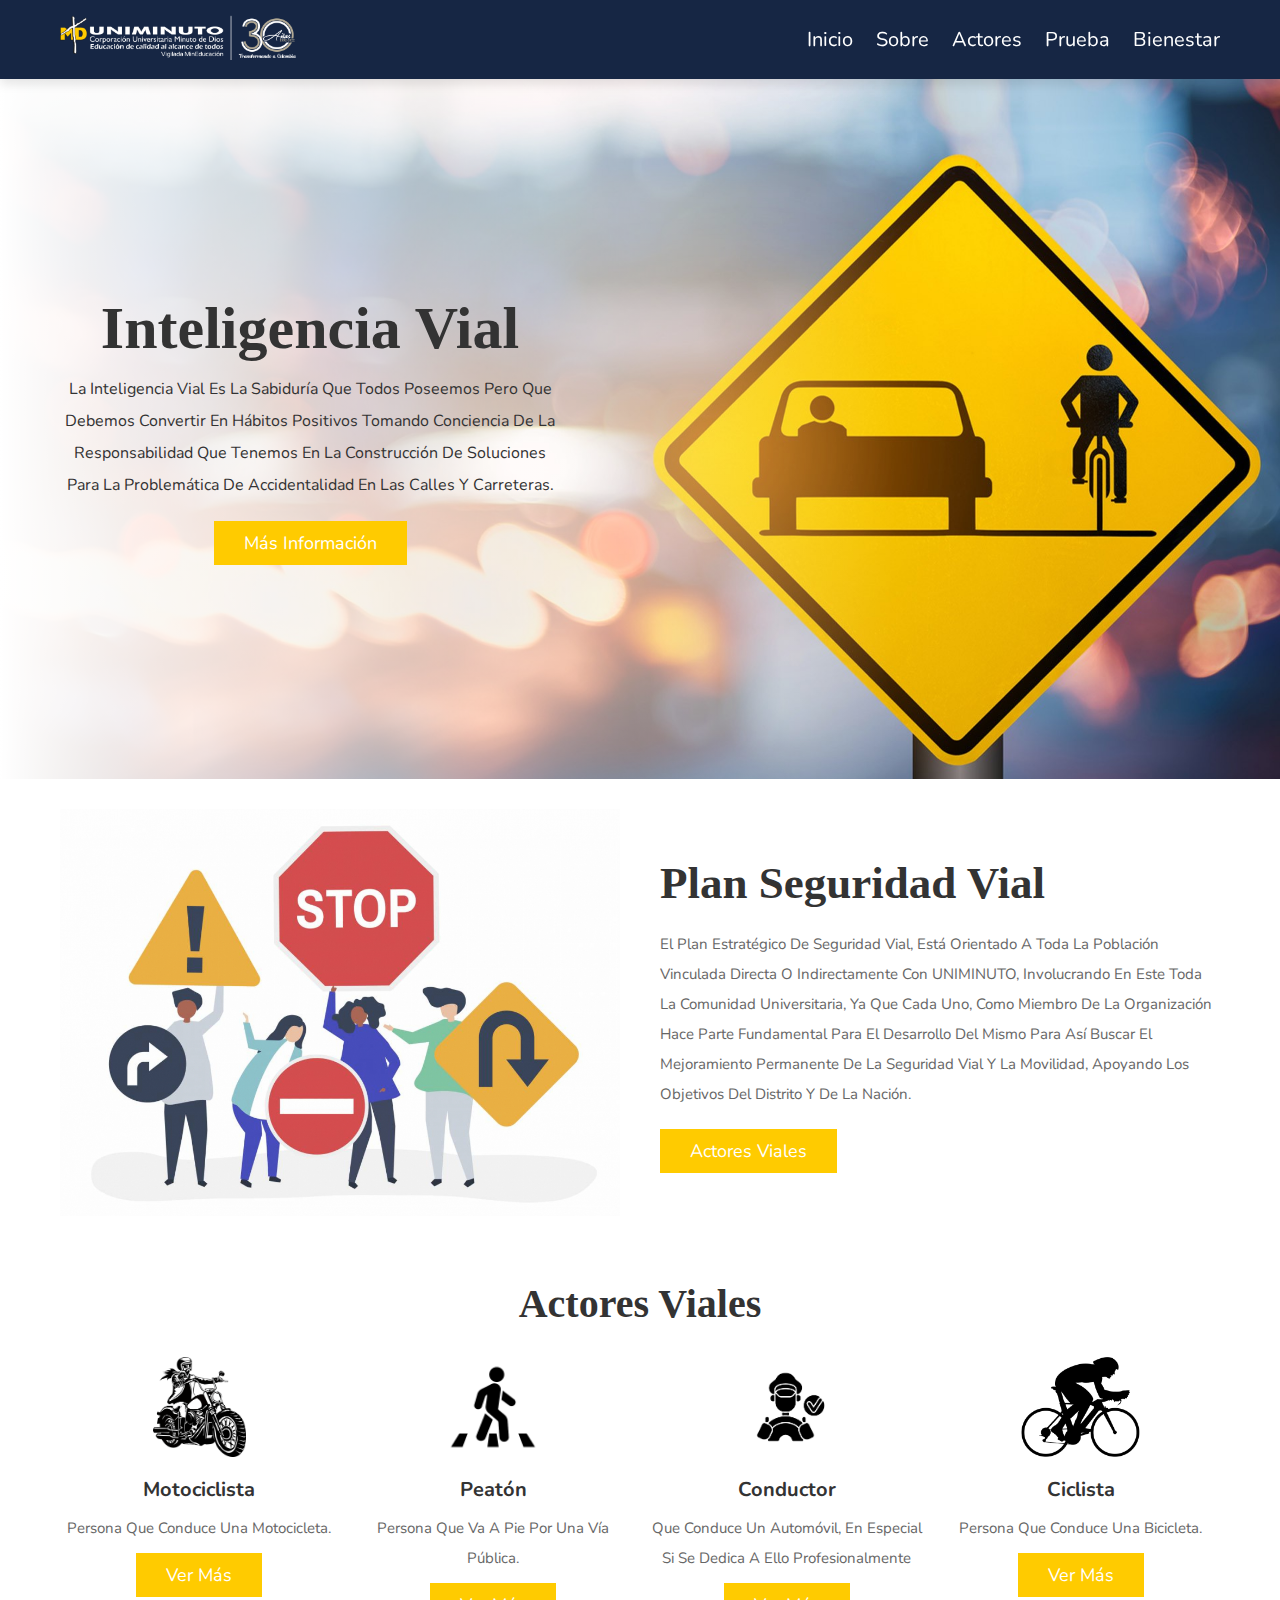
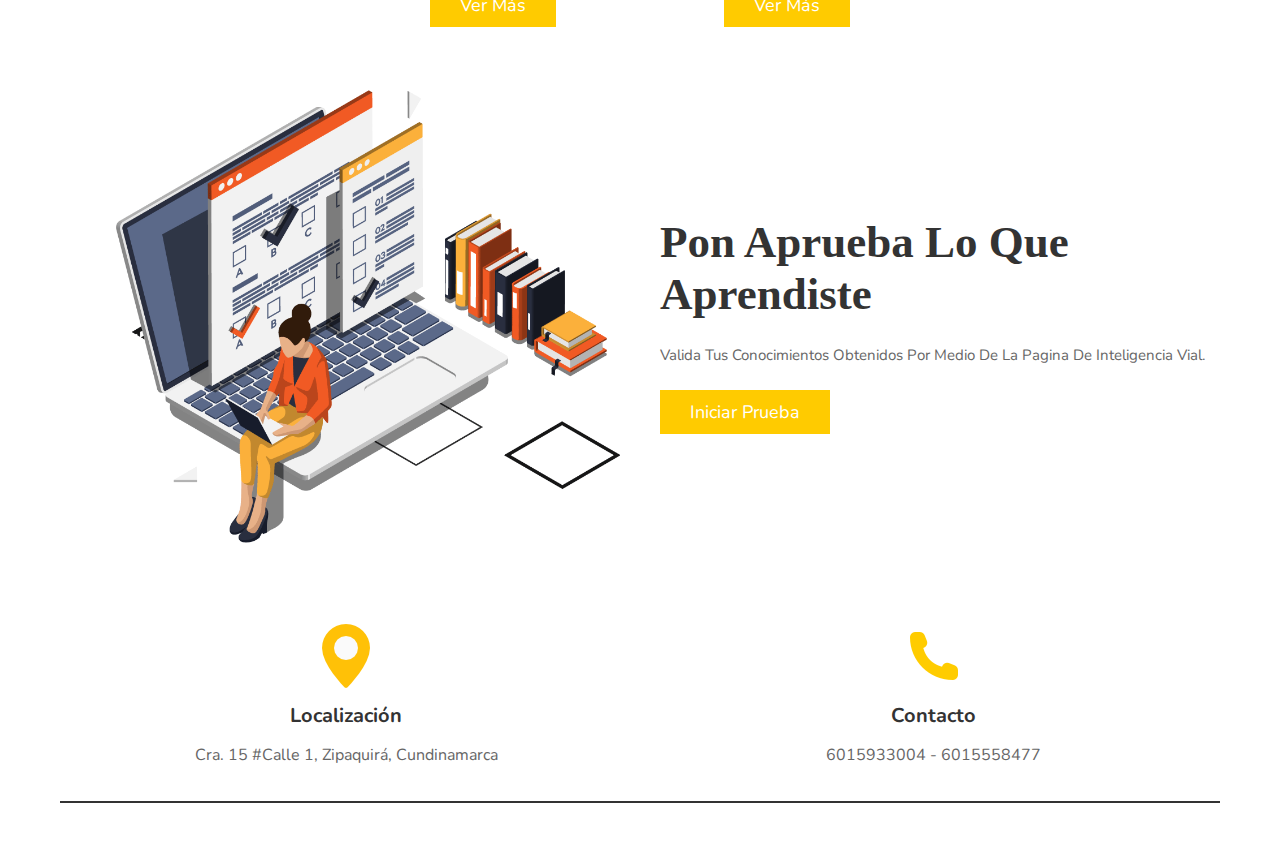
<file: index.html>
<!DOCTYPE html>
<html lang="en">
<head>
   <meta charset="UTF-8">
   <meta http-equiv="X-UA-Compatible" content="IE=edge">
   <meta name="viewport" content="width=device-width, initial-scale=1.0">
   <title>Inteligencia Vial</title>

   <link rel="stylesheet" href="https://cdnjs.cloudflare.com/ajax/libs/font-awesome/6.1.1/css/all.min.css">


   <link rel="stylesheet" href="estilos/style.css">

</head>
<body>
   


<header class="header">

   <section class="flex">

      <a href="#home" class="logo"><img src="imagenes/logo.png" alt=""></a>

      <nav class="navbar">
         <a href="#home">Inicio</a>
         <a href="#about">Sobre</a>
         <a href="#facility">Actores</a>
         <a href="#gallery">Prueba</a>
         <a href="#bien">Bienestar</a>
      </nav>

      <div id="menu-btn" class="fas fa-bars"></div>

   </section>

</header>



<div class="home-bg">

   <section class="home" id="home">

      <div class="content">
         <h3>Inteligencia Vial</h3>
         <p>La inteligencia vial es la sabiduría que todos poseemos pero que debemos convertir en hábitos positivos tomando conciencia de la responsabilidad que tenemos en la construcción de soluciones para la problemática de accidentalidad en las calles y carreteras.</p>
         <a href="#about" class="btn">Más Información</a>
      </div>

   </section>

</div>


<section class="about" id="about">

   <div class="image">
      <img src="imagenes/plan.jpg" alt="">
   </div>

   <div class="content">
      <h3>Plan Seguridad Vial</h3>
      <p>El Plan Estratégico de Seguridad Vial, está orientado a toda la población vinculada directa o
      indirectamente con UNIMINUTO, involucrando en este toda la comunidad universitaria, ya
      que cada uno, como miembro de la organización hace parte fundamental para el desarrollo
      del mismo para así buscar el mejoramiento permanente de la seguridad vial y la movilidad,
      apoyando los objetivos del distrito y de la nación.</p>
      <a href="#facility" class="btn">Actores Viales</a>
   </div>

</section>


<section class="facility" id="facility">

   <div class="heading">
   
      <h3>Actores Viales</h3>
   </div>

   <div class="box-container">

      <div class="box">
         <img src="imagenes/icon-1.jpg" alt="">
         <h3>Motociclista</h3>
         <p>Persona que conduce una motocicleta. </p>
         <a href="paneles/motociclista.html" class="btn">Ver Más</a>
      </div>

      <div class="box">
         <img src="imagenes/icon-2.jpg" alt="">
         <h3>Peatón</h3>
         <p>Persona que va a pie por una vía pública.</p>
         <a href="paneles/peaton.html" class="btn">Ver Más</a>
      </div>

      <div class="box">
         <img src="imagenes/icon-3.jpg" alt="">
         <h3>Conductor</h3>
         <p>Que conduce un automóvil, en especial si se dedica a ello profesionalmente</p>
         <a href="paneles/conductor.html" class="btn">Ver Más</a>
      </div>

      <div class="box">
         <img src="imagenes/icon-4.png" alt="">
         <h3>Ciclista</h3>
         <p>Persona que conduce una bicicleta. </p>
         <a href="paneles/ciclista.html" class="btn">Ver Más</a>
      </div>

   </div>

</section>



<section class="about" id="gallery">

   <div class="image">
      <img src="imagenes/prueba.png" alt="">
   </div>

   <div class="content">
      <h3>Pon Aprueba Lo que Aprendiste</h3>
      <p>Valida tus conocimientos obtenidos por medio de la pagina de inteligencia vial.</p>
      <a href="https://view.genial.ly/6366cbcaef2a8b0013629e55/interactive-content-quizpaginawebinteligenciavial" class="btn">Iniciar Prueba</a>
   </div>

</section>



<section class="footer" id="bien">

   <div class="box-container">

      <div class="box">
         <img src="imagenes/localizacion.png" alt="">
         <h3>Localización</h3>
         <p> Cra. 15 #Calle 1, Zipaquirá, Cundinamarca</p>
      </div>

      <div class="box">
         <img src="imagenes/llamar.png" alt="">
         <h3>Contacto</h3>
         <p>6015933004 - 6015558477</p>
      </div>

   </div>

   <div class="credit">  </div>

</section>


<script src="menu/script.js"></script>

</body>
</html>
</file>
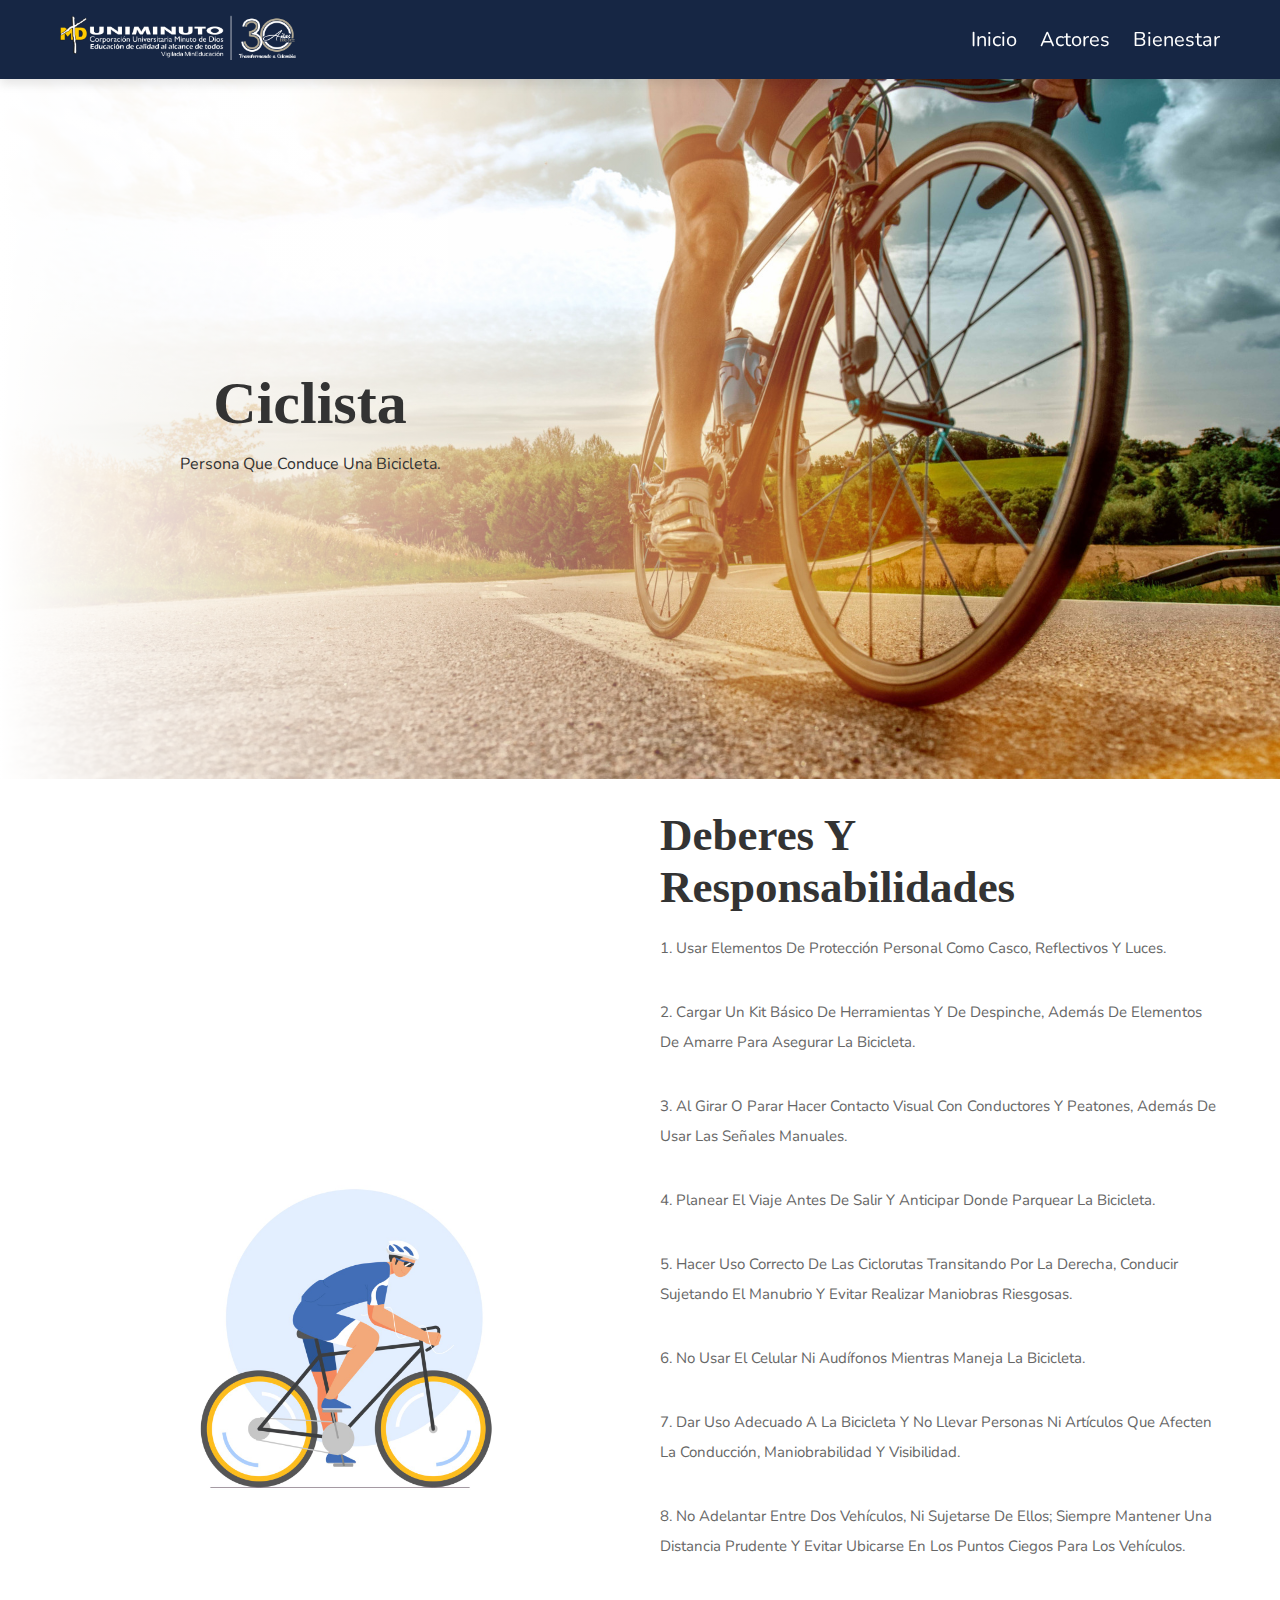
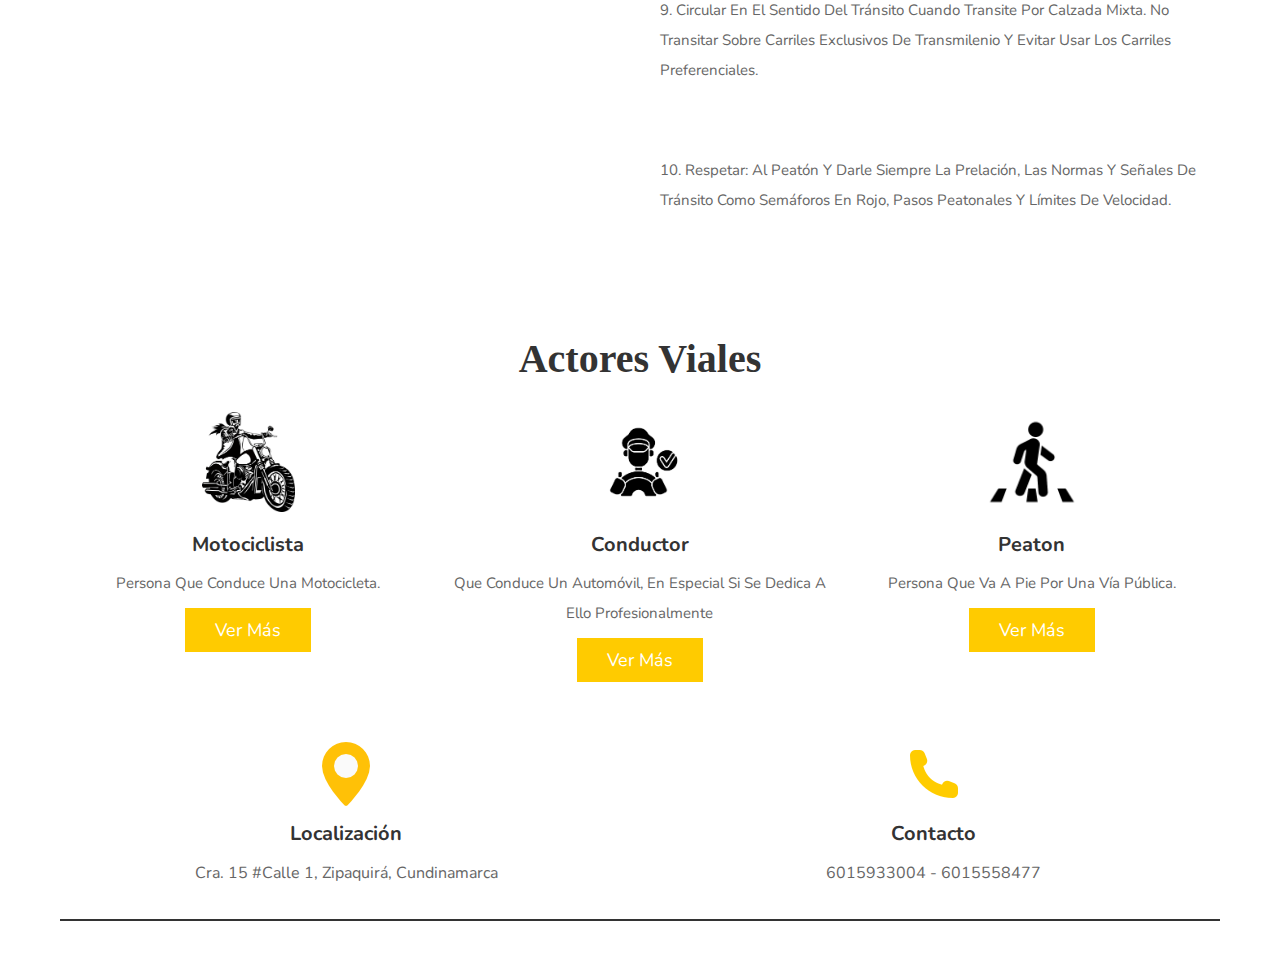
<file: paneles/ciclista.html>
<!DOCTYPE html>
<html lang="en">
<head>
   <meta charset="UTF-8">
   <meta http-equiv="X-UA-Compatible" content="IE=edge">
   <meta name="viewport" content="width=device-width, initial-scale=1.0">
   <title>Inteligencia Vial</title>


   <link rel="stylesheet" href="https://cdnjs.cloudflare.com/ajax/libs/font-awesome/6.1.1/css/all.min.css">


   <link rel="stylesheet" href="../estilos/style.css">

</head>
<body>
   

<header class="header">

  <section class="flex">

      <a href="../index.html" class="logo"><img src="../imagenes/logo.png" alt=""></a>

      <nav class="navbar">
         <a href="../index.html">Inicio</a>
         <a href="#facility">Actores</a>
         <a href="#bien">Bienestar</a>
      </nav>

      <div id="menu-btn" class="fas fa-bars"></div>

   </section>


</header>


<div class="home-bgciclista">

   <section class="home" id="home">

      <div class="content">
         <h3>Ciclista</h3>
        <p>Persona que conduce una bicicleta.</p>

   </section>

</div>


<section class="about" id="about">

   <div class="image">
      <img src="../imagenes/ciclista.jpg" alt="">
   </div>

   <div class="content">
      <h3>Deberes y Responsabilidades</h3>
      <p>1. Usar elementos de protección personal como casco, reflectivos y luces.</p>
      <br>
      <p>2. Cargar un kit básico de herramientas y de despinche, además de elementos de amarre para asegurar la bicicleta.</p>
      <br>
      <p>3. Al girar o parar hacer contacto visual con conductores y peatones, además de usar las señales manuales.</p>
      <br>
      <p>4. Planear el viaje antes de salir y anticipar donde parquear la bicicleta.</p>
      <br>
      <p>5. Hacer uso correcto de las ciclorutas transitando por la derecha, conducir sujetando el manubrio y evitar realizar maniobras riesgosas.</p>
      <br>
      <p>6. No usar el celular ni audífonos mientras maneja la bicicleta.</p>
      <br>
      <p>7. Dar uso adecuado a la bicicleta y no llevar personas ni artículos que afecten la conducción, maniobrabilidad y visibilidad.</p>
      <br>
      <p>8. No adelantar entre dos vehículos, ni sujetarse de ellos; siempre mantener una distancia prudente y evitar ubicarse en los puntos ciegos para los vehículos.</p>
      <br>
      <p>9. Circular en el sentido del tránsito cuando transite por calzada mixta. No transitar sobre carriles exclusivos de Transmilenio y evitar usar los carriles preferenciales.<p>
      <br> 
      <p>10.   Respetar: al peatón y darle siempre la prelación, las normas y señales de tránsito como semáforos en rojo, pasos peatonales y límites de velocidad.<p>
      <br>         
      </div>


</section>

     

<section class="facility" id="facility">

   <div class="heading">
   
      <h3>Actores Viales</h3>
   </div>

   <div class="box-container">


      <div class="box">
         <img src="../imagenes/icon-1.jpg" alt="">
         <h3>Motociclista</h3>
         <p>Persona que conduce una motocicleta. </p>
         <a href="motociclista.html" class="btn">Ver Más</a>
      </div>

      <div class="box">
         <img src="../imagenes/icon-3.jpg" alt="">
         <h3>Conductor</h3>
         <p> Que conduce un automóvil, en especial si se dedica a ello profesionalmente</p>
         <a href="conductor.html" class="btn">Ver Más</a>
      </div>

      <div class="box">
         <img src="../imagenes/icon-2.jpg" alt="">
         <h3>Peaton</h3>
         <p>Persona que va a pie por una vía pública.</p>
         <a href="peaton.html" class="btn">Ver Más</a>
      </div>

   </div>

</section>



<section class="footer" id="bien">

   <div class="box-container">

      <div class="box">
         <img src="../imagenes/localizacion.png" alt="">
         <h3>Localización</h3>
         <p> Cra. 15 #Calle 1, Zipaquirá, Cundinamarca</p>
      </div>

      <div class="box">
         <img src="../imagenes/llamar.png" alt="">
         <h3>Contacto</h3>
         <p>6015933004 - 6015558477</p>
      </div>

   </div>

   <div class="credit">  </div>

</section>


<script src="../menu/script.js"></script>

</body>
</html>
</file>
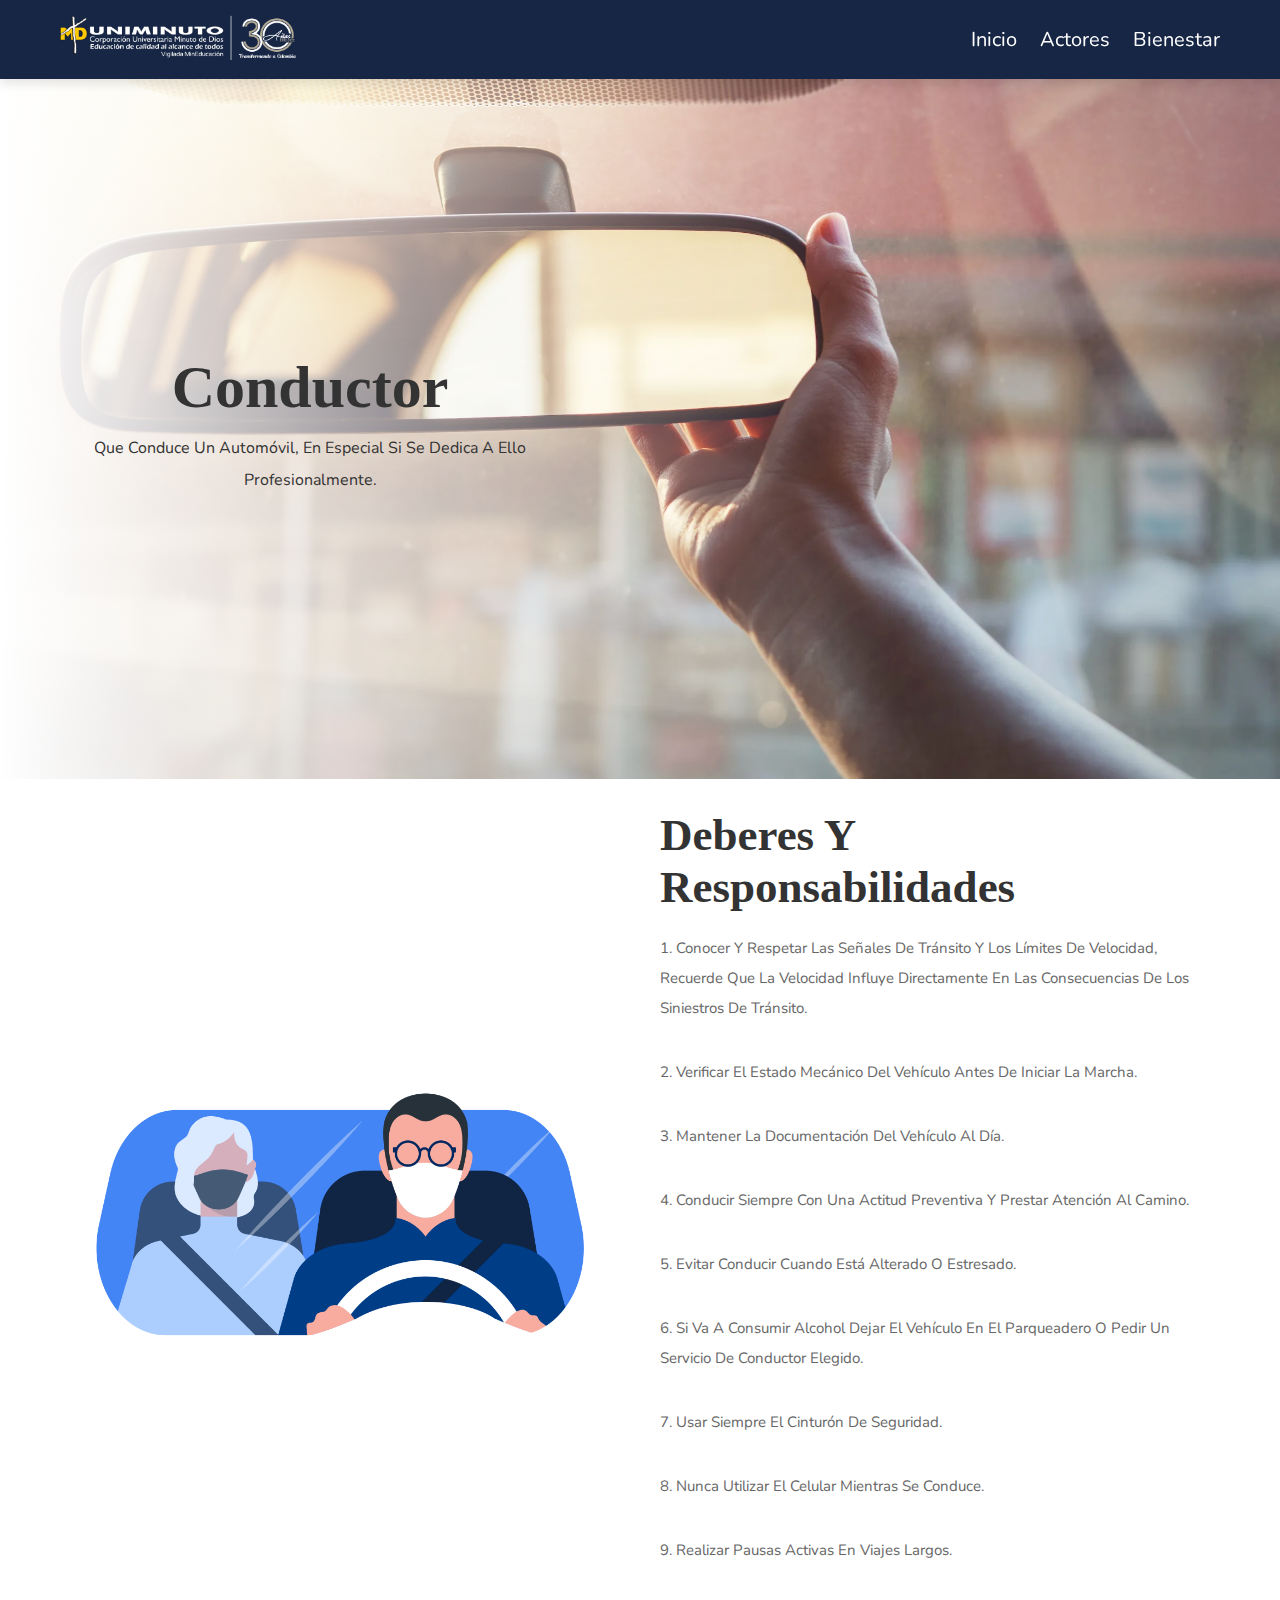
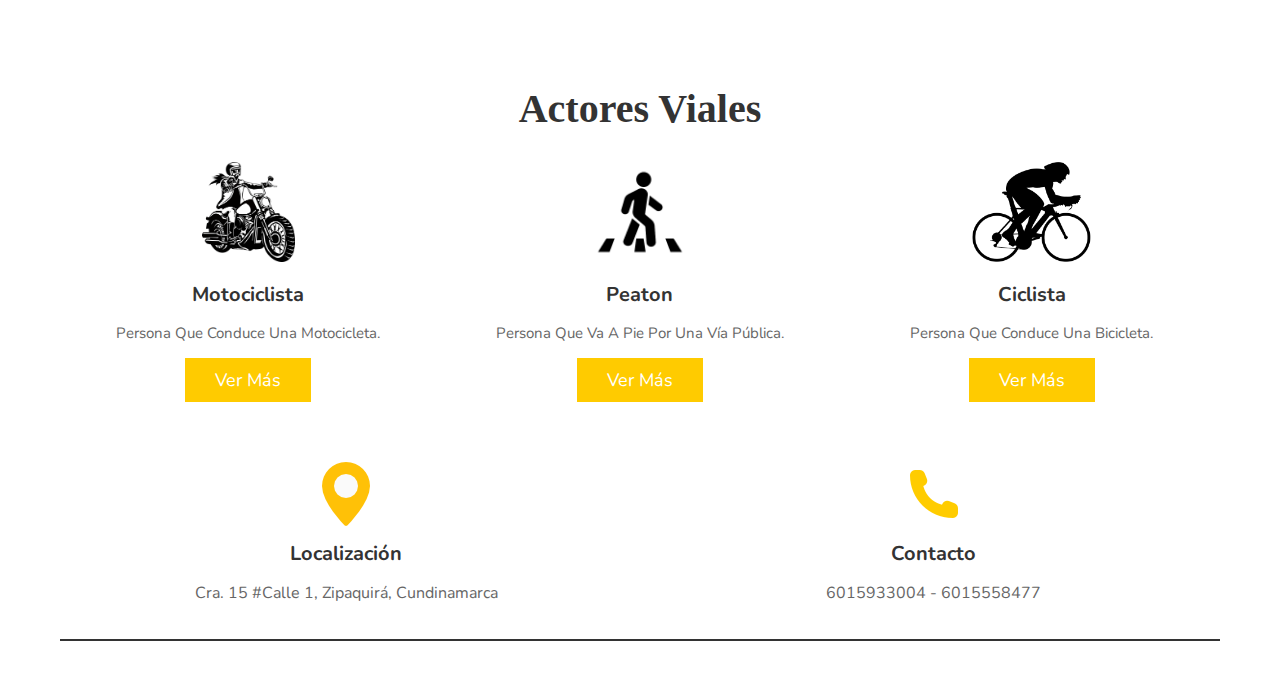
<file: paneles/conductor.html>
<!DOCTYPE html>
<html lang="en">
<head>
   <meta charset="UTF-8">
   <meta http-equiv="X-UA-Compatible" content="IE=edge">
   <meta name="viewport" content="width=device-width, initial-scale=1.0">
   <title>Inteligencia Vial</title>


   <link rel="stylesheet" href="https://cdnjs.cloudflare.com/ajax/libs/font-awesome/6.1.1/css/all.min.css">


   <link rel="stylesheet" href="../estilos/style.css">

</head>
<body>
   

<header class="header">

  <section class="flex">

      <a href="../index.html" class="logo"><img src="../imagenes/logo.png" alt=""></a>

      <nav class="navbar">
         <a href="../index.html">Inicio</a>
         <a href="#facility">Actores</a>
         <a href="#bien">Bienestar</a>
      </nav>

      <div id="menu-btn" class="fas fa-bars"></div>

   </section>


</header>


<div class="home-bgconductor">

   <section class="home" id="home">

      <div class="content">
         <h3>Conductor</h3>
        <p>Que conduce un automóvil, en especial si se dedica a ello profesionalmente.</p>

   </section>

</div>


<section class="about" id="about">

   <div class="image">
      <img src="../imagenes/conductor.png" alt="">
   </div>

   <div class="content">
      <h3>Deberes y Responsabilidades</h3>
      <p>1. Conocer y respetar las señales de tránsito y los límites de velocidad, recuerde que la velocidad influye directamente en las consecuencias de los siniestros de tránsito.</p>
      <br>
      <p>2. Verificar el estado mecánico del vehículo antes de iniciar la marcha.</p>
      <br>
      <p>3. Mantener la documentación del vehículo al día.</p>
      <br>
      <p>4. Conducir siempre con una actitud preventiva y prestar atención al camino.</p>
      <br>
      <p>5. Evitar conducir cuando está alterado o estresado.</p>
      <br>
      <p>6. Si va a consumir alcohol dejar el vehículo en el parqueadero o pedir un servicio de conductor elegido.</p>
      <br>
      <p>7. Usar siempre el cinturón de seguridad.</p>
      <br>
      <p>8. Nunca utilizar el celular mientras se conduce.</p>
      <br>
      <p>9. Realizar pausas activas en viajes largos.<p>
      <br>         
      </div>


</section>

     

<section class="facility" id="facility">

   <div class="heading">
   
      <h3>Actores Viales</h3>
   </div>

   <div class="box-container">


      <div class="box">
         <img src="../imagenes/icon-1.jpg" alt="">
         <h3>Motociclista</h3>
         <p>Persona que conduce una motocicleta. </p>
         <a href="motociclista.html" class="btn">Ver Más</a>
      </div>

      <div class="box">
         <img src="../imagenes/icon-2.jpg" alt="">
         <h3>Peaton</h3>
         <p> Persona que va a pie por una vía pública.</p>
         <a href="peaton.html" class="btn">Ver Más</a>
      </div>

      <div class="box">
         <img src="../imagenes/icon-4.png" alt="">
         <h3>Ciclista</h3>
         <p>Persona que conduce una bicicleta.</p>
         <a href="ciclista.html" class="btn">Ver Más</a>
      </div>

   </div>

</section>



<section class="footer" id="bien">

   <div class="box-container">

      <div class="box">
         <img src="../imagenes/localizacion.png" alt="">
         <h3>Localización</h3>
         <p> Cra. 15 #Calle 1, Zipaquirá, Cundinamarca</p>
      </div>

      <div class="box">
         <img src="../imagenes/llamar.png" alt="">
         <h3>Contacto</h3>
         <p>6015933004 - 6015558477</p>
      </div>

   </div>

   <div class="credit">  </div>

</section>


<script src="../menu/script.js"></script>

</body>
</html>
</file>
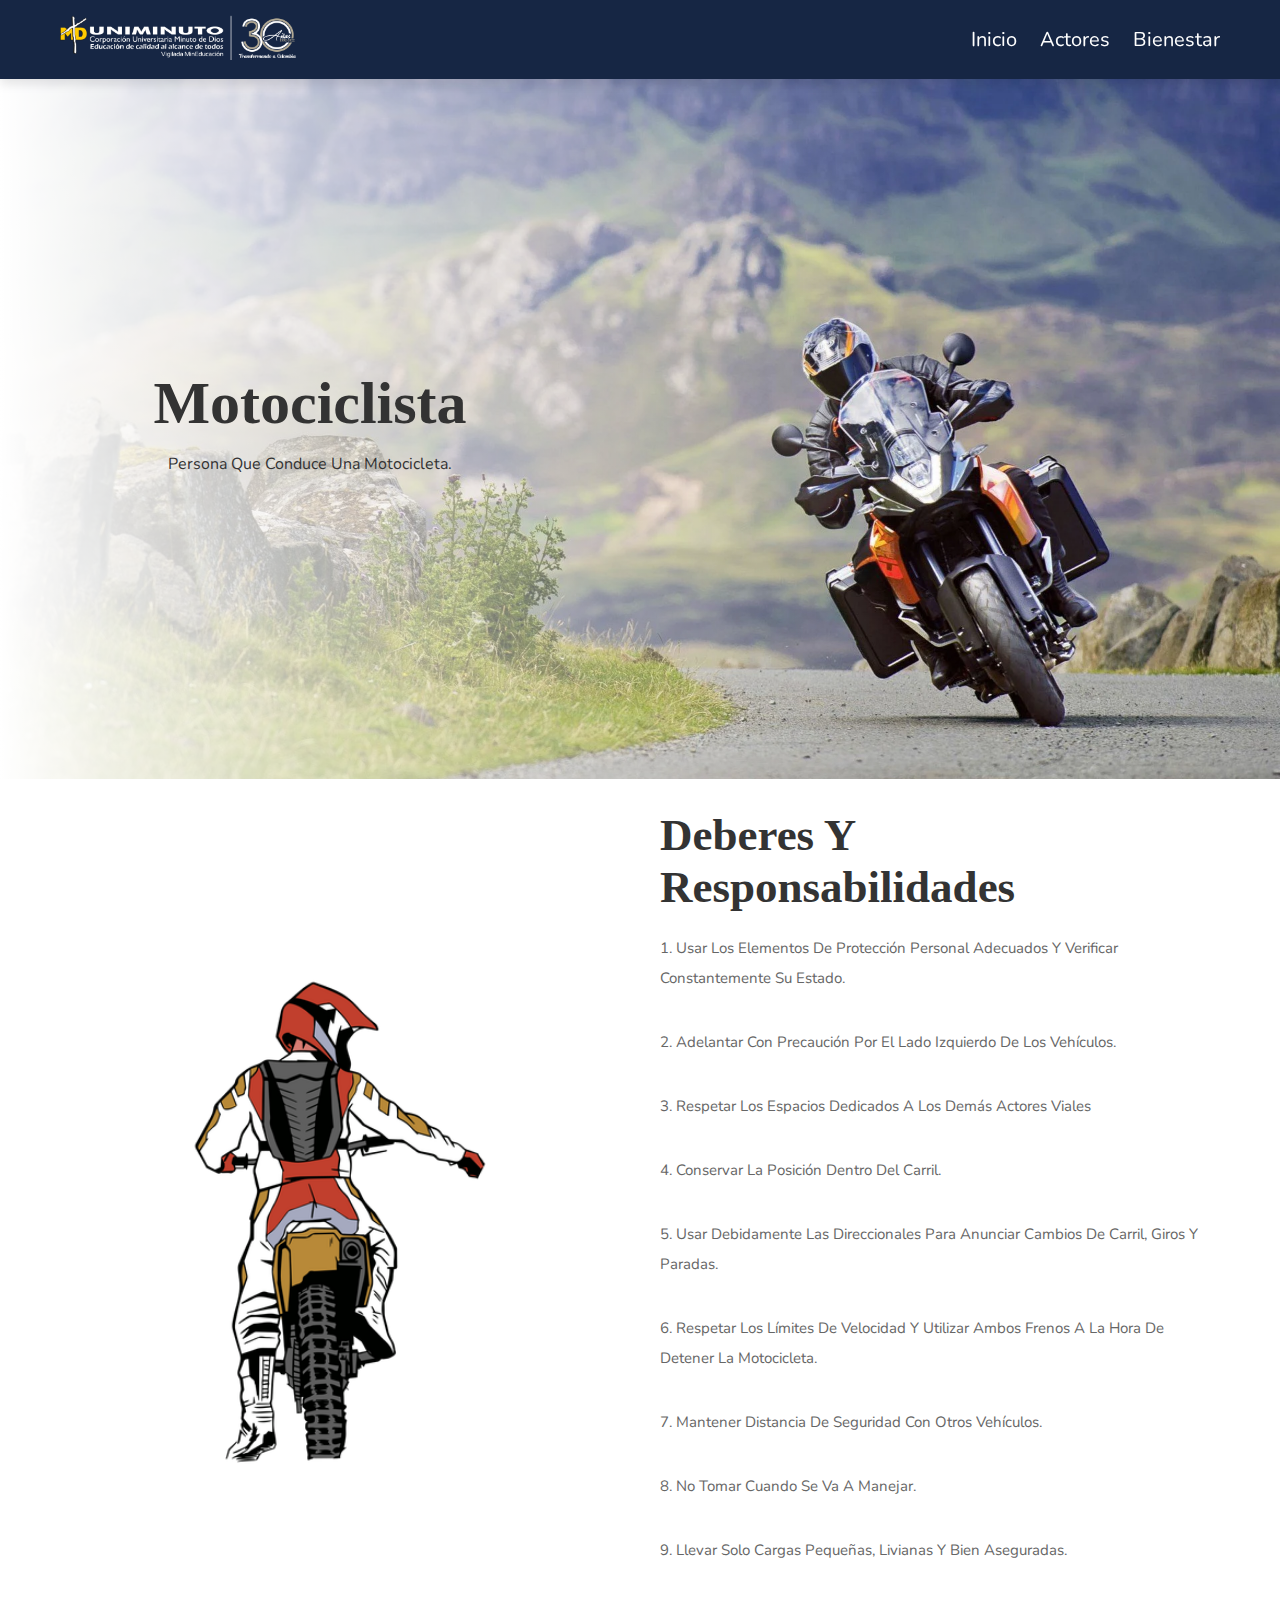
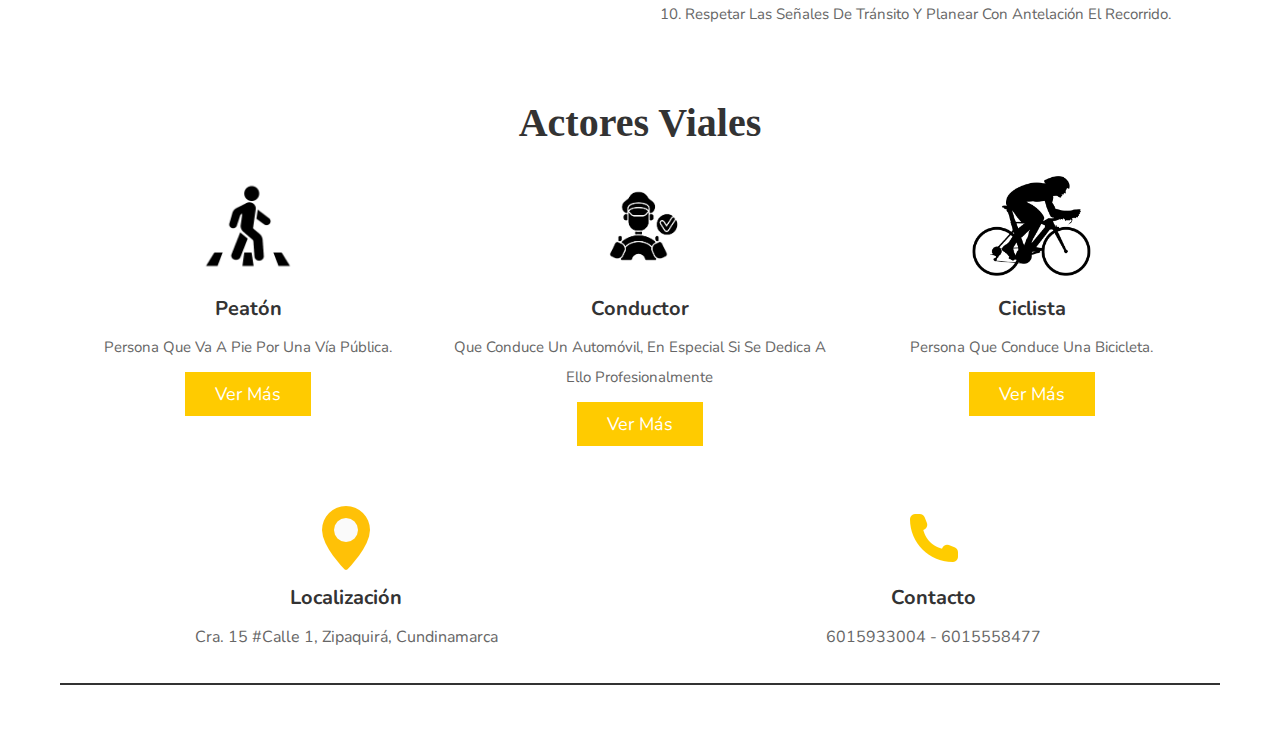
<file: paneles/motociclista.html>
<!DOCTYPE html>
<html lang="en">
<head>
   <meta charset="UTF-8">
   <meta http-equiv="X-UA-Compatible" content="IE=edge">
   <meta name="viewport" content="width=device-width, initial-scale=1.0">
   <title>Inteligencia Vial</title>

   <link rel="stylesheet" href="https://cdnjs.cloudflare.com/ajax/libs/font-awesome/6.1.1/css/all.min.css">

   <link rel="stylesheet" href="../estilos/style.css">

</head>
<body>
   

<header class="header">

   <section class="flex">

      <a href="../index.html" class="logo"><img src="../imagenes/logo.png" alt=""></a>

      <nav class="navbar">
         <a href="../index.html">Inicio</a>
         <a href="#facility">Actores</a>
         <a href="#bien">Bienestar</a>
      </nav>

      <div id="menu-btn" class="fas fa-bars"></div>

   </section>

</header>


<div class="home-bgmoto">

   <section class="home" id="home">

      <div class="content">
         <h3>Motociclista</h3>
         <p>Persona que conduce una motocicleta. </p>
         
         
      </div>

   </section>

</div>



<section class="about" id="about">

   <div class="image">
      <img src="../imagenes/motociclista.png" alt="">
   </div>

   <div class="content">
      <h3>Deberes y Responsabilidades</h3>
      <p>1. Usar los elementos de protección personal adecuados y verificar constantemente su estado.</p>
      <br>
      <p>2. Adelantar con precaución por el lado izquierdo de los vehículos.</p>
      <br>
      <p>3. Respetar los espacios dedicados a los demás actores viales</p>
      <br>
      <p>4. Conservar la posición dentro del carril.</p>
      <br>
      <p>5. Usar debidamente las direccionales para anunciar cambios de carril, giros y paradas.</p>
      <br>
      <p>6. Respetar los límites de velocidad y utilizar ambos frenos a la hora de detener la motocicleta.</p>
      <br>
      <p>7. Mantener distancia de seguridad con otros vehículos.</p>
      <br>
      <p>8. No tomar cuando se va a manejar.</p>
      <br>
      <p>9. Llevar solo cargas pequeñas, livianas y bien aseguradas.</p>
      <br>
      <p>10.   Respetar las señales de tránsito y planear con antelación el recorrido.</p>
   </div>



</section>

     

<section class="facility" id="facility">

   <div class="heading">
   
      <h3>Actores Viales</h3>
   </div>

   <div class="box-container">


      <div class="box">
         <img src="../imagenes/icon-2.jpg" alt="">
         <h3>Peatón</h3>
         <p>Persona que va a pie por una vía pública.</p>
         <a href="peaton.html" class="btn">Ver Más</a>
      </div>

      <div class="box">
         <img src="../imagenes/icon-3.jpg" alt="">
         <h3>Conductor</h3>
         <p>Que conduce un automóvil, en especial si se dedica a ello profesionalmente</p>
         <a href="conductor.html" class="btn">Ver Más</a>
      </div>

      <div class="box">
         <img src="../imagenes/icon-4.png" alt="">
         <h3>Ciclista</h3>
         <p>Persona que conduce una bicicleta. </p>
         <a href="ciclista.html" class="btn">Ver Más</a>
      </div>

   </div>

</section>



<section class="footer" id="bien">

   <div class="box-container">

      <div class="box">
         <img src="../imagenes/localizacion.png" alt="">
         <h3>Localización</h3>
         <p> Cra. 15 #Calle 1, Zipaquirá, Cundinamarca</p>
      </div>

      <div class="box">
         <img src="../imagenes/llamar.png" alt="">
         <h3>Contacto</h3>
         <p>6015933004 - 6015558477</p>
      </div>

   </div>

   <div class="credit"> </div>

</section>


<script src="../menu/script.js"></script>

</body>
</html>
</file>
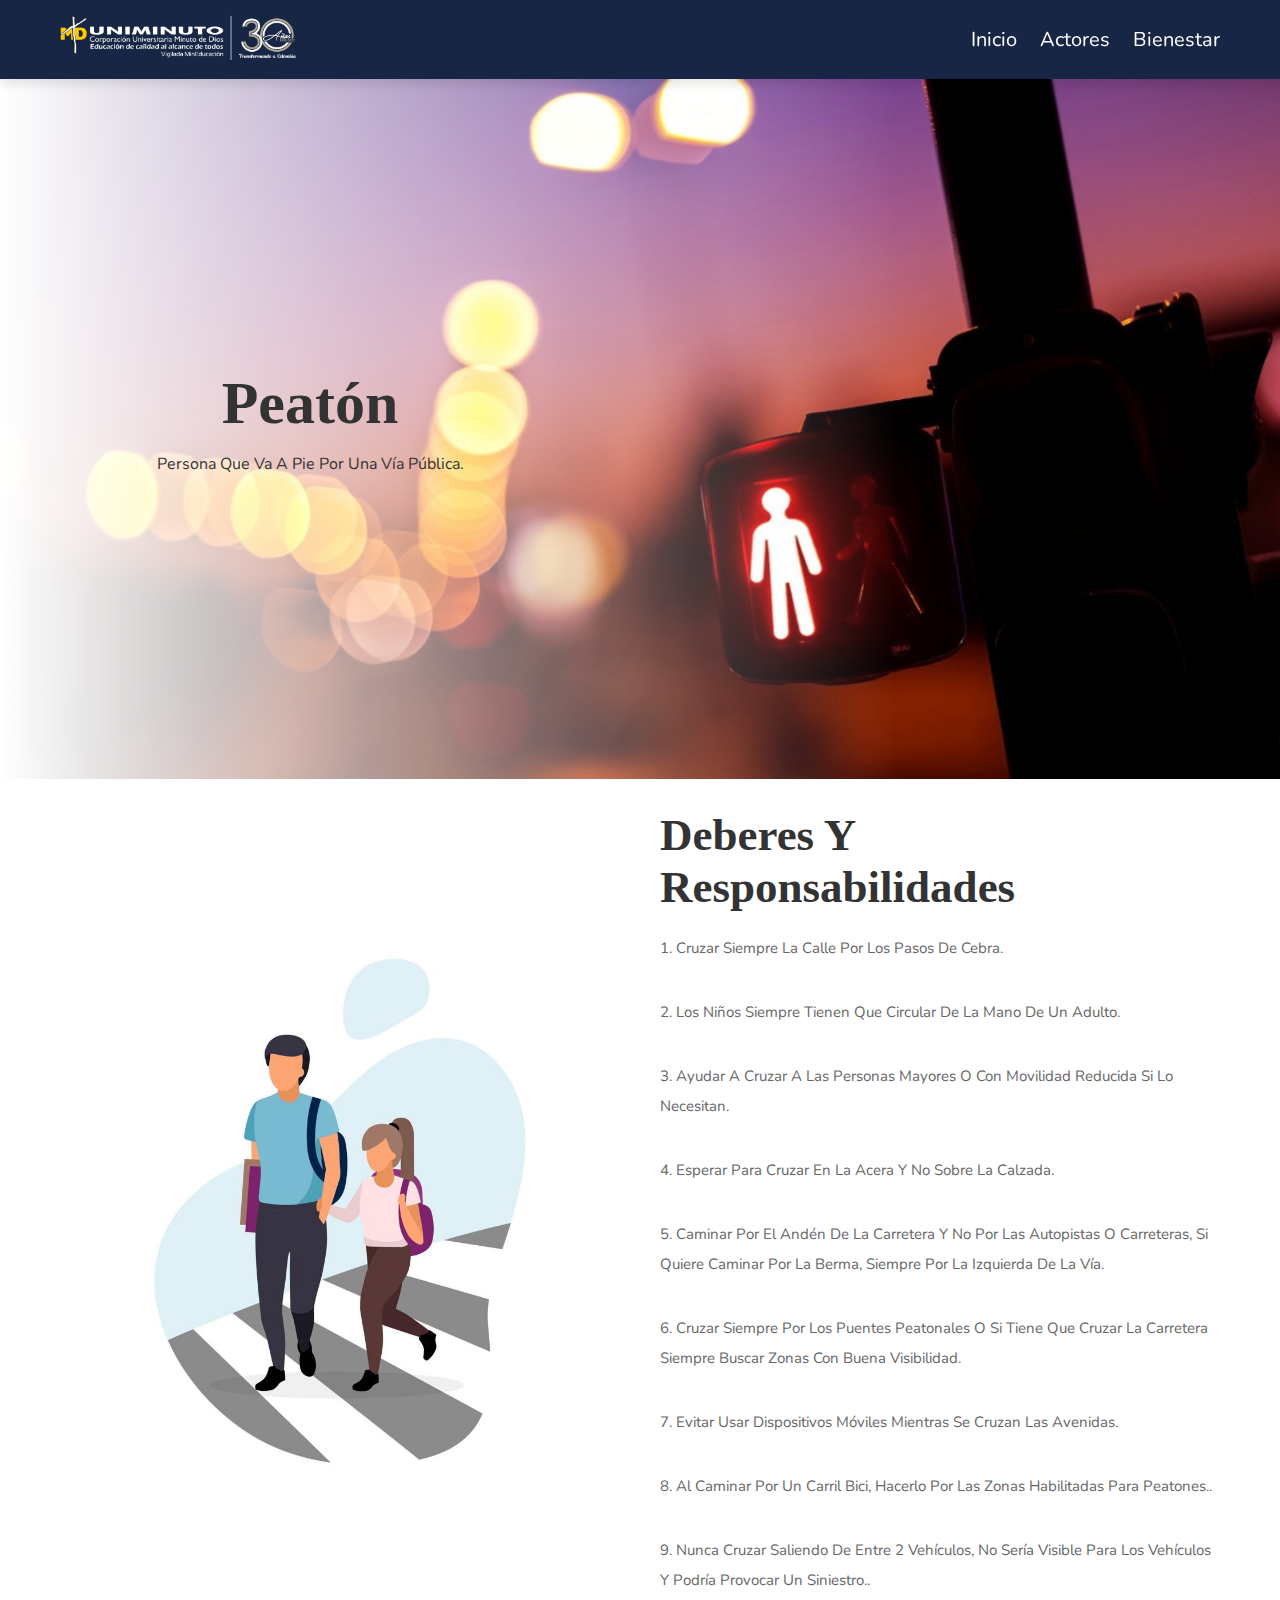
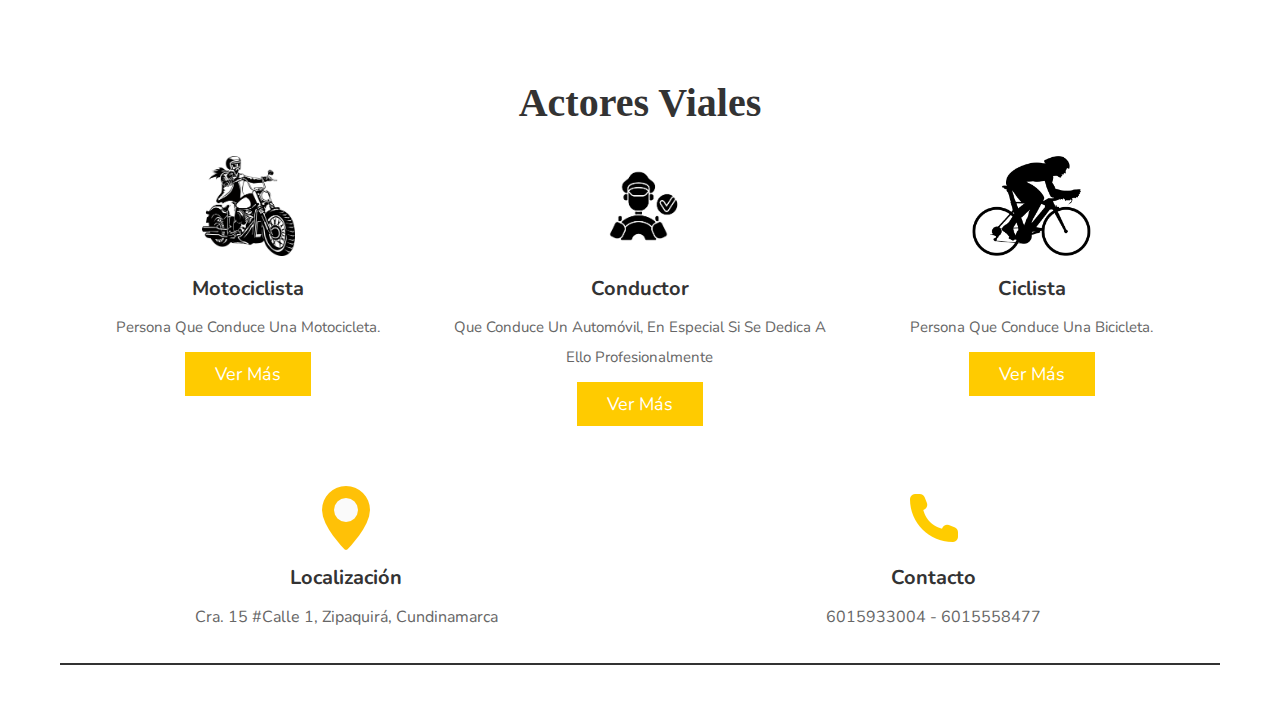
<file: paneles/peaton.html>
<!DOCTYPE html>
<html lang="en">
<head>
   <meta charset="UTF-8">
   <meta http-equiv="X-UA-Compatible" content="IE=edge">
   <meta name="viewport" content="width=device-width, initial-scale=1.0">
   <title>Inteligencia Vial</title>


   <link rel="stylesheet" href="https://cdnjs.cloudflare.com/ajax/libs/font-awesome/6.1.1/css/all.min.css">


   <link rel="stylesheet" href="../estilos/style.css">

</head>
<body>
   

<header class="header">

  <section class="flex">

      <a href="../index.html" class="logo"><img src="../imagenes/logo.png" alt=""></a>

      <nav class="navbar">
         <a href="../index.html">Inicio</a>
         <a href="#facility">Actores</a>
         <a href="#bien">Bienestar</a>
      </nav>

      <div id="menu-btn" class="fas fa-bars"></div>

   </section>


</header>


<div class="home-bgpeaton">

   <section class="home" id="home">

      <div class="content">
         <h3>Peatón</h3>
        <p>Persona que va a pie por una vía pública.</p>

   </section>

</div>


<section class="about" id="about">

   <div class="image">
      <img src="../imagenes/peaton.jpg" alt="">
   </div>

   <div class="content">
      <h3>Deberes y Responsabilidades</h3>
      <p>1. Cruzar siempre la calle por los pasos de cebra.</p>
      <br>
      <p>2. Los niños siempre tienen que circular de la mano de un adulto.</p>
      <br>
      <p>3. Ayudar a cruzar a las personas mayores o con movilidad reducida si lo necesitan.</p>
      <br>
      <p>4. Esperar para cruzar en la acera y no sobre la calzada.</p>
      <br>
      <p>5. Caminar por el andén de la carretera y no por las autopistas o carreteras, si quiere caminar por la berma, siempre por la izquierda de la vía.</p>
      <br>
      <p>6. Cruzar siempre por los puentes peatonales o si tiene que cruzar la carretera siempre buscar zonas con buena visibilidad.</p>
      <br>
      <p>7. Evitar usar dispositivos móviles mientras se cruzan las avenidas.</p>
      <br>
      <p>8. Al caminar por un carril bici, hacerlo por las zonas habilitadas para peatones..</p>
      <br>
      <p>9. Nunca cruzar saliendo de entre 2 vehículos, no sería visible para los vehículos y podría provocar un siniestro..</p>
      <br>         
      </div>


</section>

     

<section class="facility" id="facility">

   <div class="heading">
   
      <h3>Actores Viales</h3>
   </div>

   <div class="box-container">


      <div class="box">
         <img src="../imagenes/icon-1.jpg" alt="">
         <h3>Motociclista</h3>
         <p>Persona que conduce una motocicleta. </p>
         <a href="motociclista.html" class="btn">Ver Más</a>
      </div>

      <div class="box">
         <img src="../imagenes/icon-3.jpg" alt="">
         <h3>Conductor</h3>
         <p> Que conduce un automóvil, en especial si se dedica a ello profesionalmente</p>
         <a href="conductor.html" class="btn">Ver Más</a>
      </div>

      <div class="box">
         <img src="../imagenes/icon-4.png" alt="">
         <h3>Ciclista</h3>
         <p>Persona que conduce una bicicleta.</p>
         <a href="#act" class="btn">Ver Más</a>
      </div>

   </div>

</section>



<section class="footer" id="bien">

   <div class="box-container">

      <div class="box">
         <img src="../imagenes/localizacion.png" alt="">
         <h3>Localización</h3>
         <p> Cra. 15 #Calle 1, Zipaquirá, Cundinamarca</p>
      </div>

      <div class="box">
         <img src="../imagenes/llamar.png" alt="">
         <h3>Contacto</h3>
         <p>6015933004 - 6015558477</p>
      </div>

   </div>

   <div class="credit">  </div>

</section>


<script src="../menu/script.js"></script>

</body>
</html>
</file>
<file: estilos/style.css>
@import url('https://fonts.googleapis.com/css2?family=Merienda+One&family=Nunito:wght@200;300;400;500;600&display=swap');

:root{
   --main-color:#FFCB00;
   --black:#333;
   --white:#fff;
   --light-color:#666;
   --border:.2rem solid var(--black);
   --box-shadow:0 .5rem 1rem rgba(0,0,0,.1);
}

*{
   font-family: 'Nunito', sans-serif;
   margin:0; padding:0;
   box-sizing: border-box;
   outline: none; border:none;
   text-decoration: none;
   text-transform: capitalize;
}



::-webkit-scrollbar{
   height: .5rem;
   width: 1rem;
}

::-webkit-scrollbar-track{
   background-color: rgb(0, 0, 0);
}

::-webkit-scrollbar-thumb{
   background-color: var(--main-color);
}

html{
   font-size: 62.5%;
   overflow-x: hidden;
   scroll-behavior: smooth;
   scroll-padding-top: 6.5rem;
}

section{
   padding:3rem 2rem;
   max-width: 1200px;
   margin:0 auto;
}

.heading{
   text-align: center;
   margin-bottom: 3rem;
}

.heading img{
   height: 4rem;
   margin-bottom: 1rem;
}

.heading h3{
   font-size:4rem;
   color:var(--black);
   font-family: 'Merienda One', cursive;
}

.btn{
   display: inline-block;
   margin-top: 1rem;
   background-color: rgb(255,203,0);
   cursor: pointer;
   color:var(--white);
   font-size: 1.8rem;
   padding:1rem 3rem;
}

.btn:hover{
   background-color: rgb(22,38,68);
}

.header{
   position: sticky;
   top:0; left: 0; right:0;
   background-color: rgb(22,38,68);
   box-shadow: var(--box-shadow);
   z-index: 1000;
}

.header .flex{
   display: flex;
   align-items: center;
   justify-content: space-between;
   position: relative;
   padding:1.5rem 2rem;
}

.header .flex .logo img{
   height: 4.5rem;
}

.header .flex .navbar a{
   margin-left: 2rem;
   font-size: 2rem;
   color:white;
}

.header .flex .navbar a:hover{
   text-decoration: underline;
   color:var(--main-color);
}

#menu-btn{
   display: none;
   font-size: 2.5rem;
   color:white;
   cursor: pointer;
}

.home-bg{
   background:linear-gradient(90deg, var(--white), transparent 70%), url(../imagenes/home-bg.jpg) no-repeat;
   background-size: cover;
   background-position: center;
}

.home-bgmoto{
   background:linear-gradient(90deg, var(--white), transparent 70%), url(../imagenes/motop.jpg) no-repeat;
   background-size: cover;
   background-position: center;
}

.home-bgpeaton{
   background:linear-gradient(90deg, var(--white), transparent 70%), url(../imagenes/peatonp.jpg) no-repeat;
   background-size: cover;
   background-position: center;
}

.home-bgconductor{
   background:linear-gradient(90deg, var(--white), transparent 70%), url(../imagenes/conductorp.jpg) no-repeat;
   background-size: cover;
   background-position: center;
}

.home-bgciclista{
   background:linear-gradient(90deg, var(--white), transparent 70%), url(../imagenes/ciclistap.jpg) no-repeat;
   background-size: cover;
   background-position: center;
}



.home-bg .home{
   min-height: 70rem;
   display: flex;
   align-items: center;
}

.home-bgmoto .home{
   min-height: 70rem;
   display: flex;
   align-items: center;
}

.home-bgpeaton .home{
   min-height: 70rem;
   display: flex;
   align-items: center;
}

.home-bgconductor .home{
   min-height: 70rem;
   display: flex;
   align-items: center;
}

.home-bgciclista .home{
   min-height: 70rem;
   display: flex;
   align-items: center;
}

.home-bg .home .content{
   width: 50rem;
   text-align: center;
}

.home-bgmoto .home .content{
   width: 50rem;
   text-align: center;
}

.home-bgpeaton .home .content{
   width: 50rem;
   text-align: center;
}

.home-bgconductor .home .content{
   width: 50rem;
   text-align: center;
}

.home-bgciclista .home .content{
   width: 50rem;
   text-align: center;
}


.home-bg .home .content h3{
   font-size: 6rem;
   color:var(--black);
   font-family: 'Merienda One', cursive;
}

.home-bgmoto .home .content h3{
   font-size: 6rem;
   color:var(--black);
   font-family: 'Merienda One', cursive;
}


.home-bgpeaton .home .content h3{
   font-size: 6rem;
   color:var(--black);
   font-family: 'Merienda One', cursive;
}

.home-bgconductor .home .content h3{
   font-size: 6rem;
   color:var(--black);
   font-family: 'Merienda One', cursive;
}

.home-bgciclista .home .content h3{
   font-size: 6rem;
   color:var(--black);
   font-family: 'Merienda One', cursive;
}


.home-bg .home .content p{
   padding:1rem 0;
   font-size: 1.6rem;
   color:var(--black);
   line-height: 2;
}


.home-bgmoto .home .content p{
   padding:1rem 0;
   font-size: 1.6rem;
   color:var(--black);
   line-height: 2;
} 

.home-bgpeaton .home .content p{
   padding:1rem 0;
   font-size: 1.6rem;
   color:var(--black);
   line-height: 2;
} 

.home-bgconductor .home .content p{
   padding:1rem 0;
   font-size: 1.6rem;
   color:var(--black);
   line-height: 2;
} 

.home-bgciclista .home .content p{
   padding:1rem 0;
   font-size: 1.6rem;
   color:var(--black);
   line-height: 2;
} 

.about{
   display: flex;
   align-items: center;
   flex-wrap: wrap;
   gap:4rem;
}

.about .image{
   flex:1 1 40rem;
}

.about .image img{
   width: 100%;
}

.about .content{
   flex:1 1 40rem;
}

.about .content h3{
   font-size: 4.5rem;
   color:var(--black);
   font-family: 'Merienda One', cursive;
   padding-bottom: 1rem;
}

.about .content p{
   padding:1rem 0;
   line-height: 2;
   color:var(--light-color);
   font-size: 1.5rem;
}

.facility .box-container{
   display: grid;
   grid-template-columns: repeat(auto-fit, minmax(27rem, 1fr));
   gap:1.5rem;
   align-items: flex-start;
}

.facility .box-container .box{
   text-align: center;
}


.facility .box-container .box img{
   height: 10rem;
   margin-bottom: .5rem;
}

.facility .box-container .box h3{
   font-size: 2rem;
   color:var(--black);
   margin:1rem 0;
}

.facility .box-container .box p{
   line-height: 2;
   font-size: 1.5rem;
   color:var(--light-color);
}

.menu .box-container{
   display: grid;
   grid-template-columns: repeat(auto-fit, 30rem);
   gap:2rem;
   align-items: flex-start;
   justify-content: center;
}

.menu .box-container .box{
   text-align: center;
}

.menu .box-container .box img{
   width: 100%;
   margin-bottom: 1rem;
}

.menu .box-container .box h3{
   font-size: 2rem;
   color:var(--black);
}

.gallery .box-container{
   display: grid;
   grid-template-columns: repeat(auto-fit, 33rem);
   gap:1.5rem;
   justify-content: center;
}

.gallery .box-container img{
   height: 100%;
   width: 100%;
   object-fit: cover;
}

.team .box-container{
   display: grid;
   grid-template-columns: repeat(auto-fit, 33rem);
   gap:1.5rem;
   justify-content: center;
}

.team .box-container .box{
   text-align: center;
}

.team .box-container .box img{
   width: 100%;
   object-fit: cover;
   margin-bottom: .5rem;
}

.team .box-container .box h3{
   font-size: 2rem;
   color:var(--black);
}

.contact .row{
   display: flex;
   align-items: center;
   flex-wrap: wrap;
   gap:2rem;
}

.contact .row .image{
   flex:1 1 50rem;
}

.contact .row .image img{
   width: 100%;
}

.contact .row form{
   flex:1 1 30rem;
   border:var(--border);
   padding:2rem;
   text-align: center;
}

.contact .row form h3{
   font-size: 2.5rem;
   margin-bottom: 1rem;
   color:var(--black);
}

.contact .row form .box{
   width: 100%;
   padding:1.4rem;
   font-size: 1.8rem;
   color:var(--black);
   border:var(--border);
   margin:1rem 0;
}

.footer .box-container{
   display: grid;
   grid-template-columns: repeat(auto-fit, minmax(27rem, 1fr));
   gap:1.5rem;
   align-items: flex-start;
}

.footer .box-container .box{
   text-align: center;
}

.footer .box-container .box i{
   font-size: 2.5rem;
   line-height: 6rem;
   height: 6rem;
   width: 6rem;
   border-radius: 50%;
   background-color: var(--main-color);
   color:var(--white);
   margin-bottom: 1rem;
}

.footer .box-container .box h3{
   margin:1rem 0;
   font-size: 2rem;
   color:var(--black);
}

.footer .box-container .box p{
   line-height: 2;
   font-size: 1.6rem;
   color:var(--light-color);
}

.footer .credit{
   text-align: center;
   margin-top: 3rem;
   padding-top: 2.5rem;
   border-top: var(--border);
   font-size: 2rem;
   color:var(--black);
   /* padding-bottom: 7rem; */
}

.footer .credit span{
   color:var(--main-color);
}










/* media queries  */

@media (max-width:991px){

   html{
      font-size: 55%;
   }

}

@media (max-width:768px){

   #menu-btn{
      display: inline-block;
      transition: .2s linear;
   }

   #menu-btn.fa-times{
      transform: rotate(180deg);
   }

   .header .flex .navbar{
      position: absolute;
      top:99%; left:0; right:0;
      background-color: rgb(22, 38, 68);
      border-top: var(--border);
      border-bottom: var(--border);
      clip-path: polygon(0 0, 100% 0, 100% 0, 0 0);
      transition: .2s linear;
   }

   .header .flex .navbar.active{
      clip-path: polygon(0 0, 100% 0, 100% 100%, 0% 100%);
   }

   .header .flex .navbar a{
      display: block;
      margin:2rem;
   }

   .home-bg{
      background-position: left;
   }

   .home-bgmoto{
      background-position: left;
   }

   .home-bgpeaton{
      background-position: left;
   }

   .home-bgconductor{
      background-position: left;
   }

    .home-bgciclista{
      background-position: left;
   }

   .home-bg .home{
      justify-content: center;
   }

   .home-bgmoto .home{
      justify-content: center;
   }

   .home-bgpeaton .home{
      justify-content: center;
   }

   .home-bgconductor .home{
      justify-content: center;
   }

   .home-bgciclista .home{
      justify-content: center;
   }

   .home-bg .home .content h3{
      font-size: 4rem;
   }

   .home-bgmoto .home .content h3{
      font-size: 4rem;
   }

   .home-bgpeaton .home .content h3{
      font-size: 4rem;
   }

   .home-bgconductor .home .content h3{
      font-size: 4rem;
   }

   .home-bgciclista .home .content h3{
      font-size: 4rem;
   }

   .about .content h3{
      font-size: 3rem;
   }

}

@media (max-width:450px){

   html{
      font-size: 50%;
   }

   .heading img{
      height: 3rem;
   }

   .heading h3{
      font-size: 3rem;
   }

}
</file>
